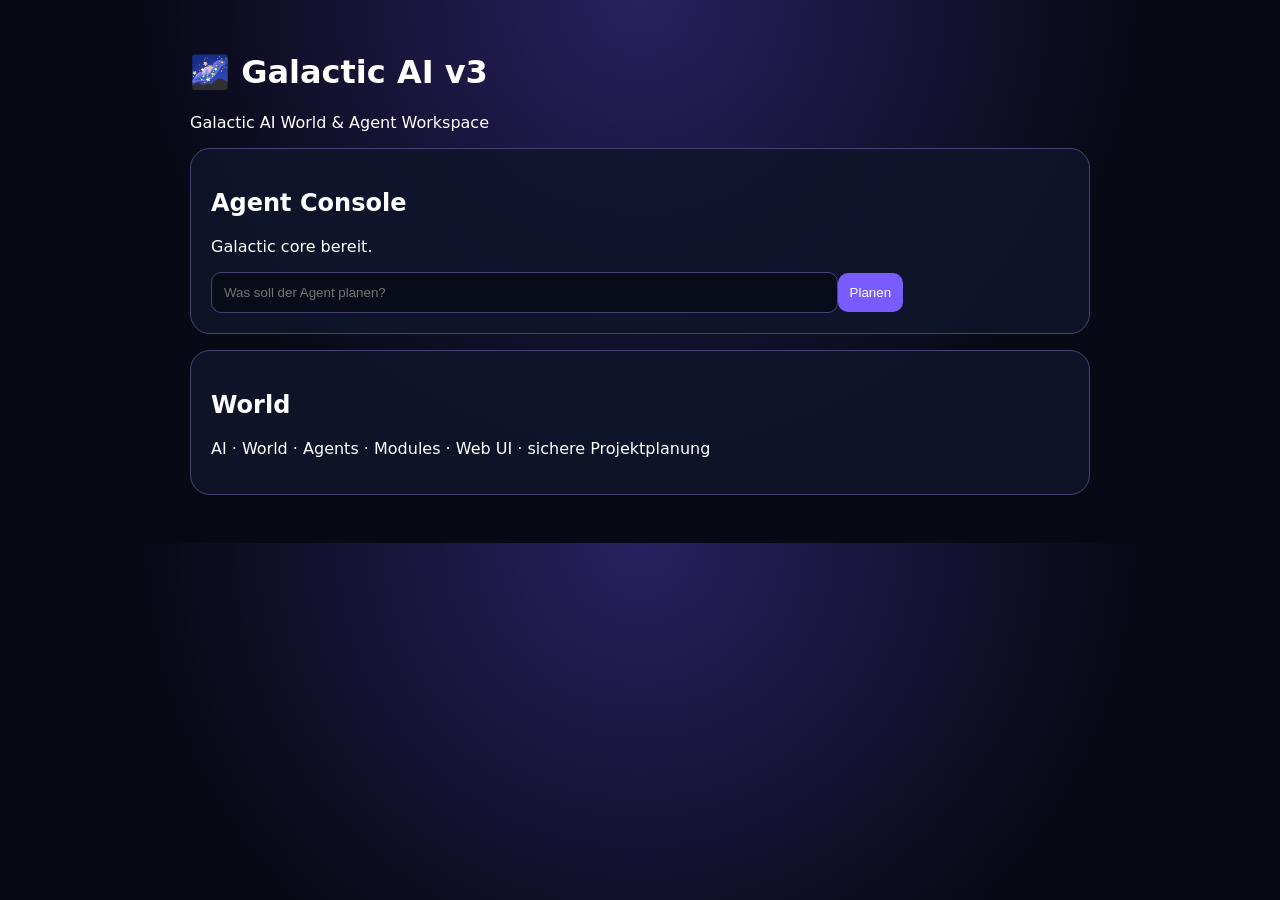
<file: app/index.html>
<!doctype html><html lang="de"><head><meta charset="utf-8"><meta name="viewport" content="width=device-width,initial-scale=1"><title>Galactic AI v3</title><style>body{margin:0;background:radial-gradient(circle at 50% 0,#292060,#070914 60%);color:#fff;font:16px system-ui}main{max-width:900px;margin:auto;padding:32px}.c{background:#10152bdd;border:1px solid #494174;border-radius:20px;padding:20px;margin:16px 0}button{background:#785cff;color:#fff;border:0;border-radius:10px;padding:12px}input{padding:12px;width:70%;background:#080b18;color:#fff;border:1px solid #494174;border-radius:10px}</style></head><body><main><h1>🌌 Galactic AI v3</h1><p>Galactic AI World & Agent Workspace</p><div class="c"><h2>Agent Console</h2><p id="o">Galactic core bereit.</p><input id="q" placeholder="Was soll der Agent planen?"><button onclick="go()">Planen</button></div><div class="c"><h2>World</h2><p>AI · World · Agents · Modules · Web UI · sichere Projektplanung</p></div></main><script>function go(){let q=document.getElementById('q').value.trim();if(q)document.getElementById('o').textContent='Plan: '+q+'\nStatus: Entwurf erstellt; keine unkontrollierte Ausführung.'}</script></body></html>
</file>
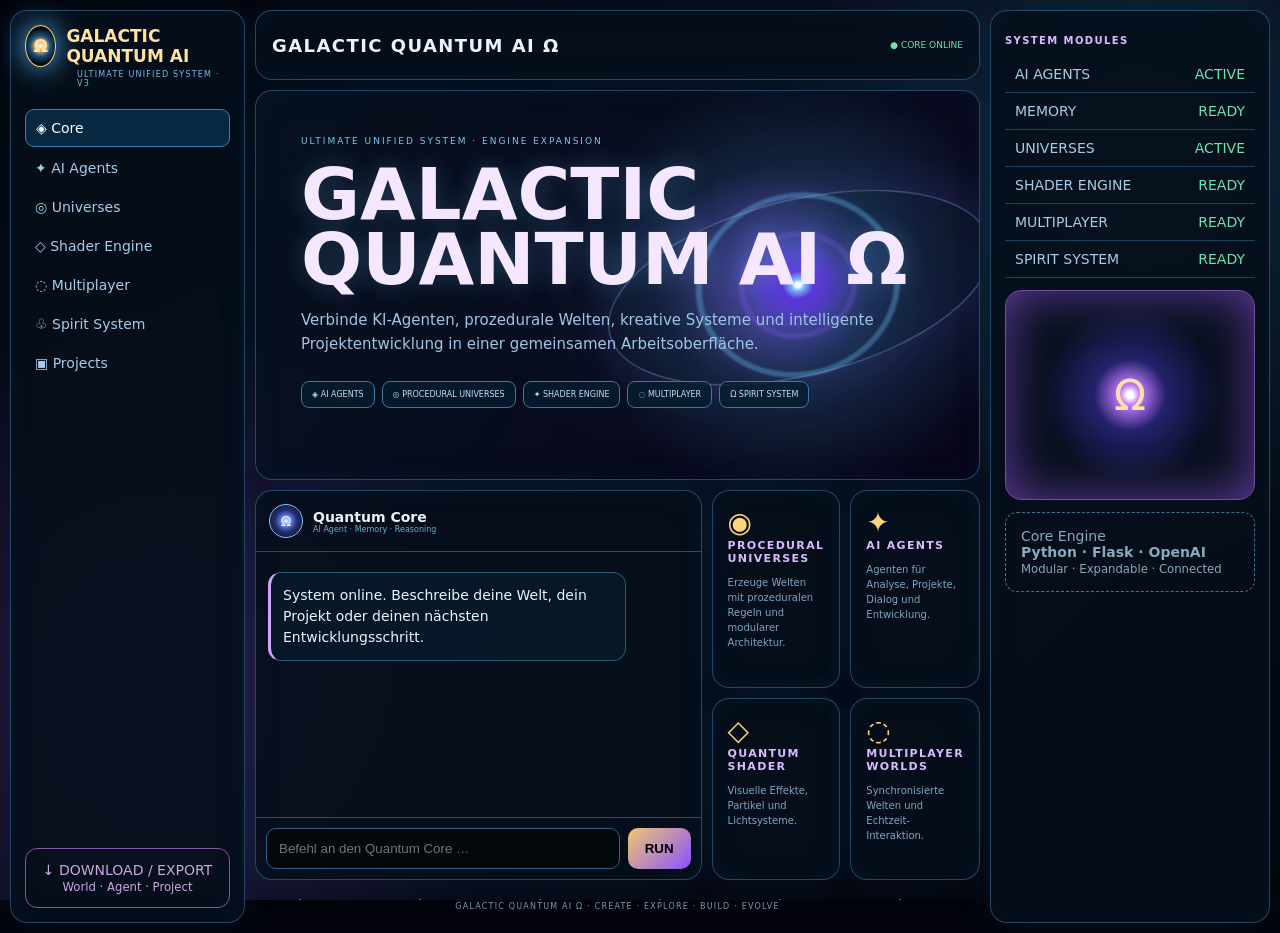
<file: templates/Design.html>
<!doctype html><html lang="de"><head><meta charset="utf-8"><meta name="viewport" content="width=device-width,initial-scale=1"><title>Ultra Quantum Design</title><style>*{box-sizing:border-box}body{margin:0;min-height:100vh;background:#03040b;color:#eaf4ff;font:14px Inter,system-ui,sans-serif;overflow-x:hidden}body:before{content:"";position:fixed;inset:0;z-index:-2;background:radial-gradient(circle at 50% 30%,#264a8a55,transparent 20%),radial-gradient(circle at 12% 75%,#6e2b9a55,transparent 28%),radial-gradient(circle at 90% 20%,#1e6a8b44,transparent 28%),linear-gradient(135deg,#02030a,#0a0d1d 50%,#020308)}body:after{content:"";position:fixed;inset:0;z-index:-1;background-image:radial-gradient(circle,#fff 1px,transparent 1.5px);background-size:120px 120px;opacity:.35}.app{min-height:100vh;padding:10px;display:grid;grid-template-columns:235px 1fr 280px;gap:10px}.panel,.side,.right,.top{border:1px solid #32678eaa;background:#06101bdd;backdrop-filter:blur(16px);border-radius:17px;box-shadow:0 0 35px #147db31a,inset 0 0 35px #23618b0d}.side,.right{padding:14px}.side{display:flex;flex-direction:column}.logo{display:flex;gap:10px;align-items:center;color:#ffe1a1;font-size:17px;font-weight:900}.logo i{width:42px;height:42px;border:1px solid #ffd06b;border-radius:50%;display:grid;place-items:center;background:radial-gradient(circle,#fff,#e8aa55 20%,#174d75 42%,transparent 70%);font-style:normal;box-shadow:0 0 28px #55baff}.tag{color:#71bde9;font-size:8px;letter-spacing:.15em;margin:3px 0 18px 52px}.nav a{display:block;padding:10px;color:#a7cce8;text-decoration:none;border-radius:9px;margin:3px 0}.nav a:hover,.nav .active{background:#0d416588;border:1px solid #2f84b9;color:#fff}.download{margin-top:auto;border:1px solid #8057a3;border-radius:12px;padding:13px;text-align:center;color:#c9a9df}.main{min-width:0}.top{height:70px;display:flex;align-items:center;padding:0 16px;margin-bottom:10px}.top b{font-size:18px;letter-spacing:.08em}.status{margin-left:auto;color:#70e0b2;font-size:9px}.hero{min-height:390px;position:relative;overflow:hidden;background:linear-gradient(120deg,#071422cc,#09041acc)}.hero:before{content:"";position:absolute;inset:0;background:radial-gradient(circle at 70% 48%,#9a5cff55,transparent 20%),radial-gradient(circle at 75% 50%,#4dc6ff44,transparent 38%)}.copy{position:relative;z-index:2;padding:45px}.eyebrow{font-size:9px;letter-spacing:.22em;color:#7fc6ef}.copy h1{font-size:clamp(42px,6vw,72px);line-height:.9;margin:16px 0;color:#f4e7ff;text-shadow:0 0 25px #70baff44}.copy p{max-width:600px;color:#9fc6e5;font-size:15px;line-height:1.6}.chips{display:flex;gap:7px;flex-wrap:wrap;margin-top:25px}.chips span{padding:8px 10px;border:1px solid #3979a3;border-radius:8px;color:#b9e1fb;font-size:8px;background:#071d2dcc}.galaxy{position:absolute;right:-5%;top:0;width:60%;height:100%;background:radial-gradient(ellipse at 50% 50%,#fff 0 1%,#78bfff 2%,#5b35d8 5%,transparent 18%),radial-gradient(ellipse at 50% 50%,transparent 0 17%,#8c54ff44 18% 19%,transparent 20%),radial-gradient(ellipse at 50% 50%,transparent 0 31%,#6ac9ff55 32% 33%,transparent 34%);transform:rotate(-14deg);filter:drop-shadow(0 0 35px #6a65ff)}.galaxy:after{content:"";position:absolute;left:5%;top:28%;width:90%;height:45%;border-radius:50%;border:1px solid #9cd8ff66;box-shadow:0 0 50px #9b5cff22}.grid{display:grid;grid-template-columns:1.25fr .75fr;gap:10px;margin-top:10px}.chat{min-height:390px;display:flex;flex-direction:column}.head{padding:13px;border-bottom:1px solid #254e6c;display:flex;align-items:center;gap:10px}.avatar{width:34px;height:34px;border-radius:50%;display:grid;place-items:center;background:radial-gradient(circle,#fff,#6b8fff 18%,#252f72 48%,#05070e);border:1px solid #79c8ff}.head small{display:block;color:#70add2;font-size:8px}.messages{flex:1;padding:12px;overflow:auto}.msg{padding:12px;border:1px solid #225b7c;border-radius:13px;background:#071b2acc;margin:8px 0;line-height:1.5}.user{margin-left:auto;background:#21103c;border-color:#7347a3;max-width:80%}.ai{max-width:85%;border-left:3px solid #d3a1ff}.composer{display:flex;gap:8px;padding:10px;border-top:1px solid #254e6c}.composer input{flex:1;background:#02070c;border:1px solid #2b6287;color:#fff;padding:12px;border-radius:10px}.composer button{border:0;border-radius:10px;background:linear-gradient(135deg,#f2c66e,#8a53ff);padding:0 17px;font-weight:900}.cards{display:grid;grid-template-columns:1fr 1fr;gap:10px}.card{padding:15px;min-height:150px}.card h3{margin:0;color:#d9bbff;font-size:11px;letter-spacing:.12em}.card p{color:#7ea6c2;font-size:10px;line-height:1.5}.card .icon{font-size:28px;color:#ffd37b}.right h3{color:#d9bbff;font-size:10px;letter-spacing:.14em}.module{padding:10px;border-bottom:1px solid #1d435e;color:#a8cce4;display:flex;justify-content:space-between}.module span{color:#6ee1b1}.system{margin-top:12px;padding:15px;border:1px dashed #47728e;border-radius:12px;color:#88a9bd}.right .orb{height:210px;margin-top:12px;display:grid;place-items:center;border:1px solid #72509a;border-radius:16px;background:radial-gradient(circle,#fff 0 2%,#c27cff 6%,#24226c 22%,transparent 55%);font-size:42px;color:#ffe2a3;box-shadow:inset 0 0 50px #623c9c}.footer{margin-top:10px;padding:12px;text-align:center;color:#789ab2;font-size:8px;letter-spacing:.15em}@media(max-width:1000px){.app{grid-template-columns:1fr}.side,.right{display:none}.grid{grid-template-columns:1fr}.galaxy{width:65%;opacity:.65}}@media(max-width:650px){.copy{padding:30px 22px}.galaxy{width:100%;opacity:.35}.cards{grid-template-columns:1fr}}</style></head><body><div class="app"><aside class="side"><div class="logo"><i>Ω</i><div>GALACTIC QUANTUM AI</div></div><div class="tag">ULTIMATE UNIFIED SYSTEM · V3</div><nav class="nav"><a class="active">◈ Core</a><a>✦ AI Agents</a><a>◎ Universes</a><a>◇ Shader Engine</a><a>◌ Multiplayer</a><a>♧ Spirit System</a><a>▣ Projects</a></nav><div class="download">↓ DOWNLOAD / EXPORT<br><small>World · Agent · Project</small></div></aside><main class="main"><header class="top"><b>GALACTIC QUANTUM AI Ω</b><span class="status">● CORE ONLINE</span></header><section class="hero panel"><div class="copy"><div class="eyebrow">ULTIMATE UNIFIED SYSTEM · ENGINE EXPANSION</div><h1>GALACTIC<br>QUANTUM AI Ω</h1><p>Verbinde KI-Agenten, prozedurale Welten, kreative Systeme und intelligente Projektentwicklung in einer gemeinsamen Arbeitsoberfläche.</p><div class="chips"><span>◈ AI AGENTS</span><span>◎ PROCEDURAL UNIVERSES</span><span>✦ SHADER ENGINE</span><span>◌ MULTIPLAYER</span><span>Ω SPIRIT SYSTEM</span></div></div><div class="galaxy"></div></section><section class="grid"><article class="chat panel"><div class="head"><div class="avatar">Ω</div><div><b>Quantum Core</b><small>AI Agent · Memory · Reasoning</small></div></div><div class="messages" id="messages"><div class="msg ai">System online. Beschreibe deine Welt, dein Projekt oder deinen nächsten Entwicklungsschritt.</div></div><form class="composer" id="f"><input id="q" placeholder="Befehl an den Quantum Core …"><button>RUN</button></form></article><div class="cards"><article class="card panel"><div class="icon">◉</div><h3>PROCEDURAL UNIVERSES</h3><p>Erzeuge Welten mit prozeduralen Regeln und modularer Architektur.</p></article><article class="card panel"><div class="icon">✦</div><h3>AI AGENTS</h3><p>Agenten für Analyse, Projekte, Dialog und Entwicklung.</p></article><article class="card panel"><div class="icon">◇</div><h3>QUANTUM SHADER</h3><p>Visuelle Effekte, Partikel und Lichtsysteme.</p></article><article class="card panel"><div class="icon">◌</div><h3>MULTIPLAYER WORLDS</h3><p>Synchronisierte Welten und Echtzeit-Interaktion.</p></article></div></section><div class="footer">GALACTIC QUANTUM AI Ω · CREATE · EXPLORE · BUILD · EVOLVE</div></main><aside class="right"><h3>SYSTEM MODULES</h3><div class="module">AI AGENTS <span>ACTIVE</span></div><div class="module">MEMORY <span>READY</span></div><div class="module">UNIVERSES <span>ACTIVE</span></div><div class="module">SHADER ENGINE <span>READY</span></div><div class="module">MULTIPLAYER <span>READY</span></div><div class="module">SPIRIT SYSTEM <span>READY</span></div><div class="orb">Ω</div><div class="system">Core Engine<br><b>Python · Flask · OpenAI</b><br><small>Modular · Expandable · Connected</small></div></aside></div><script>const f=document.getElementById('f'),q=document.getElementById('q'),m=document.getElementById('messages');function add(t,k){let e=document.createElement('div');e.className='msg '+k;e.textContent=t;m.appendChild(e);m.scrollTop=m.scrollHeight}f.onsubmit=async e=>{e.preventDefault();let x=q.value.trim();if(!x)return;add(x,'user');q.value='';add('Quantum Core analysiert …','ai');let w=m.lastChild;try{let r=await fetch('/chat',{method:'POST',headers:{'Content-Type':'application/json'},body:JSON.stringify({msg:x,message:x})}),d=await r.json();w.remove();add(d.reply||d.response||'Keine Antwort','ai')}catch(_){w.remove();add('Core-Verbindung fehlgeschlagen.','ai')}};</script></body></html>
</file>
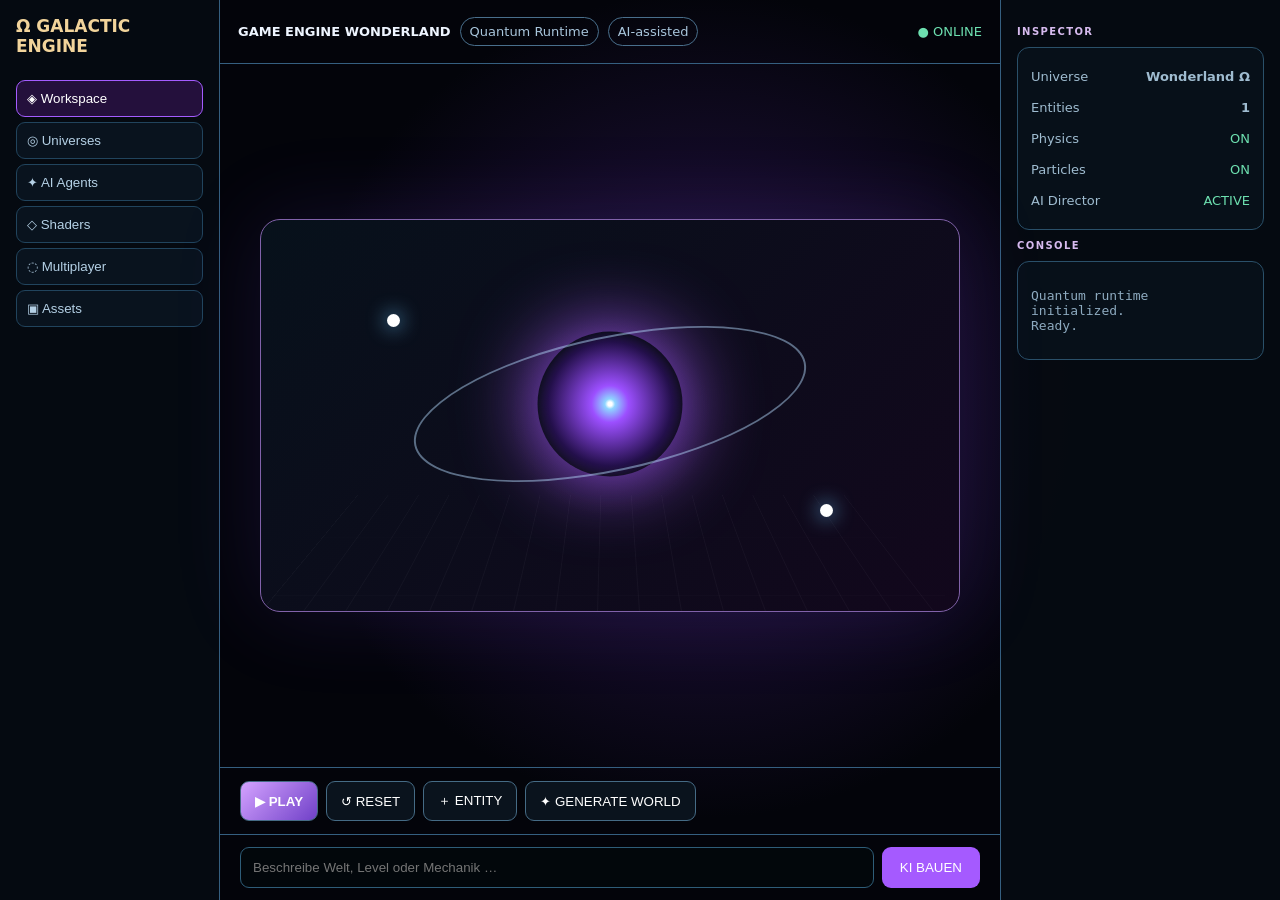
<file: templates/game_engine.html>
<!doctype html><html lang="de"><head><meta charset="utf-8"><meta name="viewport" content="width=device-width,initial-scale=1"><title>Galactic Quantum Game Engine</title><style>*{box-sizing:border-box}body{margin:0;background:#03040a;color:#eef5ff;font:13px Inter,system-ui;min-height:100vh}.shell{height:100vh;display:grid;grid-template-columns:220px 1fr 280px;background:radial-gradient(circle at 55% 45%,#28144b,#03040a 48%)}aside{padding:16px;background:#060b12ee;border-color:#355f80}.left{border-right:1px solid #355f80}.right{border-left:1px solid #355f80}.brand{font-weight:900;font-size:17px;color:#f2d49b;margin-bottom:24px}.nav button{display:block;width:100%;text-align:left;margin:5px 0;padding:10px;background:#09131e;border:1px solid #21445d;color:#b4d0e5;border-radius:9px}.nav .active{border-color:#a45cff;background:#24103c;color:#fff}.main{display:grid;grid-template-rows:64px 1fr auto auto}.top{display:flex;align-items:center;padding:0 18px;border-bottom:1px solid #355f80;gap:9px}.pill{border:1px solid #496f8c;border-radius:99px;padding:6px 9px;color:#a9c6dc}.canvas{padding:22px;display:grid;place-items:center}.stage{width:min(1000px,95%);aspect-ratio:16/9;border:1px solid #8162aa;border-radius:20px;position:relative;overflow:hidden;background:radial-gradient(circle at 50% 50%,#6433a544,transparent 25%),linear-gradient(135deg,#07111b,#12071c);box-shadow:0 0 90px #8a4fff22}.stage:before{content:"";position:absolute;inset:0;background:linear-gradient(#ffffff08 1px,transparent 1px),linear-gradient(90deg,#ffffff08 1px,transparent 1px);background-size:42px 42px;transform:perspective(600px) rotateX(55deg) translateY(28%);transform-origin:center bottom}.galaxy{position:absolute;left:50%;top:47%;width:145px;height:145px;transform:translate(-50%,-50%);border-radius:50%;background:radial-gradient(circle,#fff 0 2%,#8ed4ff 5%,#9c4fff 18%,#24104c 60%,transparent 70%);box-shadow:0 0 80px #a95bff}.ring{position:absolute;left:50%;top:47%;width:400px;height:135px;transform:translate(-50%,-50%) rotate(-12deg);border:2px solid #b6ddff77;border-radius:50%}.node{position:absolute;width:13px;height:13px;border-radius:50%;background:#fff;box-shadow:0 0 20px #6cc8ff}.n1{left:18%;top:24%}.n2{right:18%;bottom:24%}.controls{display:flex;gap:8px;padding:13px 20px;border-top:1px solid #355f80}.controls button{padding:10px 14px;border-radius:9px;border:1px solid #456b85;background:#0a131d;color:#fff}.primary{background:linear-gradient(135deg,#d4a3ff,#7040c8)!important;font-weight:900}.chat{display:flex;gap:8px;padding:12px 20px;border-top:1px solid #355f80}.chat input{flex:1;background:#02070b;border:1px solid #2e5d78;color:#fff;padding:12px;border-radius:9px}.chat button{border:0;border-radius:9px;background:#a55aff;color:#fff;padding:0 18px}.card{border:1px solid #2a5069;border-radius:12px;padding:13px;background:#071019;margin:10px 0}.row{display:flex;justify-content:space-between;padding:8px 0;color:#9fbcd0}.on{color:#6de0b0}h3{font-size:10px;letter-spacing:.14em;color:#d7bbef}@media(max-width:900px){.shell{grid-template-columns:1fr}.left,.right{display:none}}</style></head><body><div class="shell"><aside class="left"><div class="brand">Ω GALACTIC ENGINE</div><nav class="nav"><button class="active">◈ Workspace</button><button>◎ Universes</button><button>✦ AI Agents</button><button>◇ Shaders</button><button>◌ Multiplayer</button><button>▣ Assets</button></nav></aside><main class="main"><header class="top"><b>GAME ENGINE WONDERLAND</b><span class="pill">Quantum Runtime</span><span class="pill">AI-assisted</span><span style="margin-left:auto;color:#6de0b0">● ONLINE</span></header><div class="canvas"><div class="stage"><div class="galaxy"></div><div class="ring"></div><div class="node n1"></div><div class="node n2"></div></div></div><div class="controls"><button class="primary" id="play">▶ PLAY</button><button id="reset">↺ RESET</button><button id="spawn">＋ ENTITY</button><button id="world">✦ GENERATE WORLD</button></div><form class="chat" id="f"><input id="p" placeholder="Beschreibe Welt, Level oder Mechanik …"><button>KI BAUEN</button></form></main><aside class="right"><h3>INSPECTOR</h3><div class="card"><div class="row">Universe <b>Wonderland Ω</b></div><div class="row">Entities <b id="count">1</b></div><div class="row">Physics <span class="on">ON</span></div><div class="row">Particles <span class="on">ON</span></div><div class="row">AI Director <span class="on">ACTIVE</span></div></div><h3>CONSOLE</h3><div class="card"><pre id="log" style="white-space:pre-wrap;color:#8eabc0">Quantum runtime initialized.
Ready.</pre></div></aside></div><script>const log=document.getElementById('log'),count=document.getElementById('count');document.getElementById('spawn').onclick=()=>{count.textContent=+count.textContent+1;log.textContent+='\nEntity spawned.'};document.getElementById('reset').onclick=()=>{count.textContent=1;log.textContent='Quantum runtime initialized.\nReady.'};document.getElementById('play').onclick=()=>log.textContent+='\nWorld simulation running.';document.getElementById('world').onclick=()=>log.textContent+='\nAI generated a new world seed.';document.getElementById('f').onsubmit=e=>{e.preventDefault();const p=document.getElementById('p');if(p.value.trim()){log.textContent+='\nPrompt: '+p.value.trim();p.value=''}};</script></body></html>
</file>
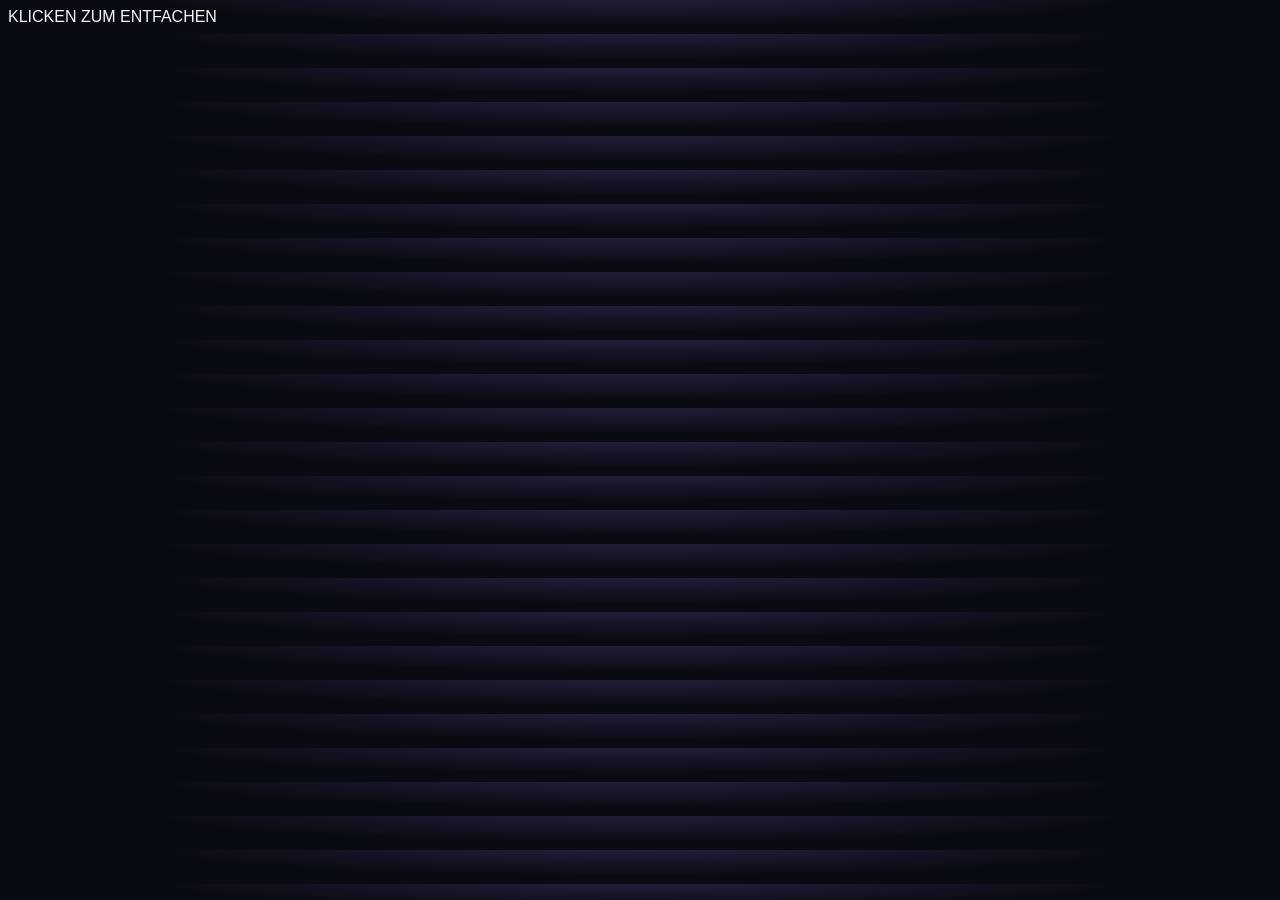
<file: templates/loader.html>
<!DOCTYPE html>
<html>

<head>

<link rel="stylesheet" href="/static/css/style.css">

</head>

<body class="loader-body">

<div id="singularity" onclick="enterPortal()"></div>

<div class="activate-text">
KLICKEN ZUM ENTFACHEN
</div>

<script>

function enterPortal(){

window.location="/portal"

}

</script>

</body>
</html>
</file>
<file: static/css/style.css>
/* ChatGPT-inspired responsive redesign — Galactic Quantum AI */
:root{--chat-accent:#9b7cff;--chat-glow:rgba(155,124,255,.20);--chat-bg:#090b12;--chat-panel:#111521;--chat-line:rgba(255,255,255,.10);--chat-text:#f4f5f7;--chat-muted:#a6adbb}
html{color-scheme:dark;scroll-behavior:smooth}body{background:radial-gradient(ellipse at 50% -15%,var(--chat-glow),transparent 55%),var(--chat-bg);color:var(--chat-text);font-family:Inter,-apple-system,BlinkMacSystemFont,"Segoe UI",sans-serif;}
button,input,textarea,select{font:inherit}input,textarea,select{background:rgba(10,13,21,.88);color:var(--chat-text);border:1px solid var(--chat-line);border-radius:14px;padding:12px 15px;outline:none;transition:border-color .2s,box-shadow .2s}input:focus,textarea:focus,select:focus{border-color:var(--chat-accent);box-shadow:0 0 0 3px var(--chat-glow)}button{border:1px solid var(--chat-line);border-radius:13px;transition:transform .18s,border-color .18s,box-shadow .18s;cursor:pointer}button:hover{border-color:var(--chat-accent);box-shadow:0 0 22px var(--chat-glow);transform:translateY(-1px)}
nav,aside,[class*="sidebar"],[id*="sidebar"]{background:rgba(10,13,21,.88);border-color:var(--chat-line);backdrop-filter:blur(20px)}main,[class*="panel"],[class*="card"],.container{border-color:var(--chat-line)}[class*="card"],[class*="panel"]{border-radius:18px;box-shadow:0 12px 38px rgba(0,0,0,.18)}a{color:var(--chat-accent)}::selection{background:var(--chat-glow)}
@media(max-width:760px){body{min-height:100dvh}nav,[class*="sidebar"],[id*="sidebar"]{max-width:100%;}main,.container{width:100%;max-width:100%;padding-left:14px;padding-right:14px}button{min-height:42px}input,textarea{max-width:100%;box-sizing:border-box}}


/* Ultima galactic workspace — visual depth and responsive performance */
:root{--u-line:rgba(160,180,255,.16);--u-cyan:#78e9ef;--u-violet:#9b8cff}
html{scroll-behavior:smooth}body{overflow-x:hidden}
button,input,textarea,select{font:inherit;transition:border-color .18s,box-shadow .18s,transform .18s}
button{cursor:pointer}button:hover{transform:translateY(-1px)}
input:focus,textarea:focus,select:focus,button:focus-visible,a:focus-visible{outline:2px solid var(--u-cyan);outline-offset:3px}
img{max-width:100%;height:auto}
@media(max-width:760px){.app,.workspace,.layout{width:100%;max-width:100%}.sidebar{max-width:100%}.main,.content{min-width:0;padding-left:14px;padding-right:14px}.grid,.cards{grid-template-columns:repeat(2,minmax(0,1fr))}}
@media(max-width:460px){.grid,.cards{grid-template-columns:1fr}}
@media(prefers-reduced-motion:reduce){*,*:before,*:after{scroll-behavior:auto!important;animation-duration:.01ms!important;transition-duration:.01ms!important}}
</file>
